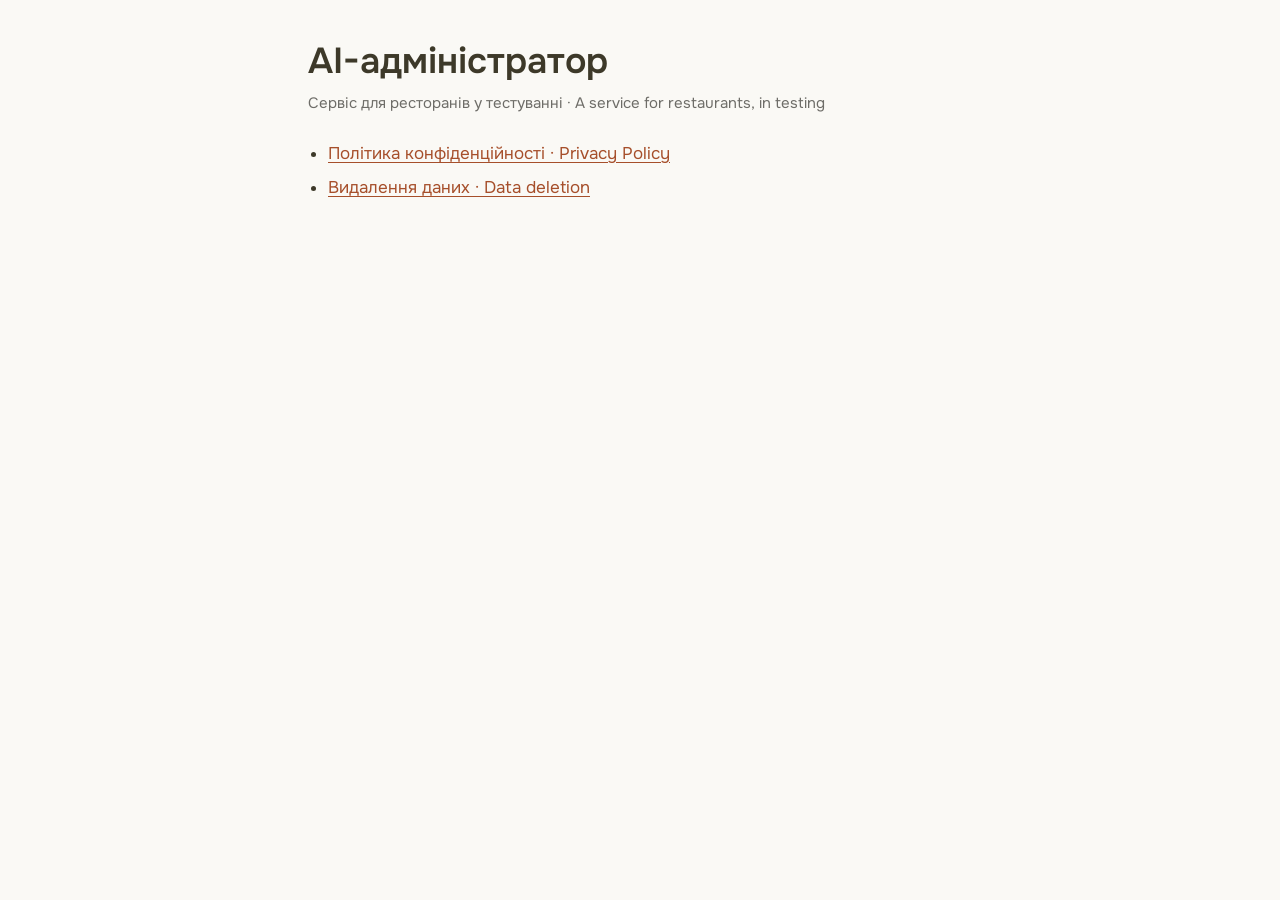
<file: index.html>
<!doctype html>
<html lang="uk">
<head>
<meta charset="utf-8">
<meta name="viewport" content="width=device-width, initial-scale=1">
<title>AI-адміністратор · документи</title>
<meta name="description" content="Правові документи сервісу AI-адміністратор для ресторанів.">
<link rel="preconnect" href="https://fonts.googleapis.com">
<link rel="preconnect" href="https://fonts.gstatic.com" crossorigin>
<link rel="stylesheet" href="https://fonts.googleapis.com/css2?family=Onest:wght@400;600&display=swap">
<link rel="stylesheet" href="style.css">
</head>
<body>
<main>
  <h1>AI-адміністратор</h1>
  <p class="meta">Сервіс для ресторанів у тестуванні · A service for restaurants, in testing</p>
  <ul>
    <li><a href="privacy.html">Політика конфіденційності · Privacy Policy</a></li>
    <li><a href="data-deletion.html">Видалення даних · Data deletion</a></li>
  </ul>
</main>
</body>
</html>
</file>
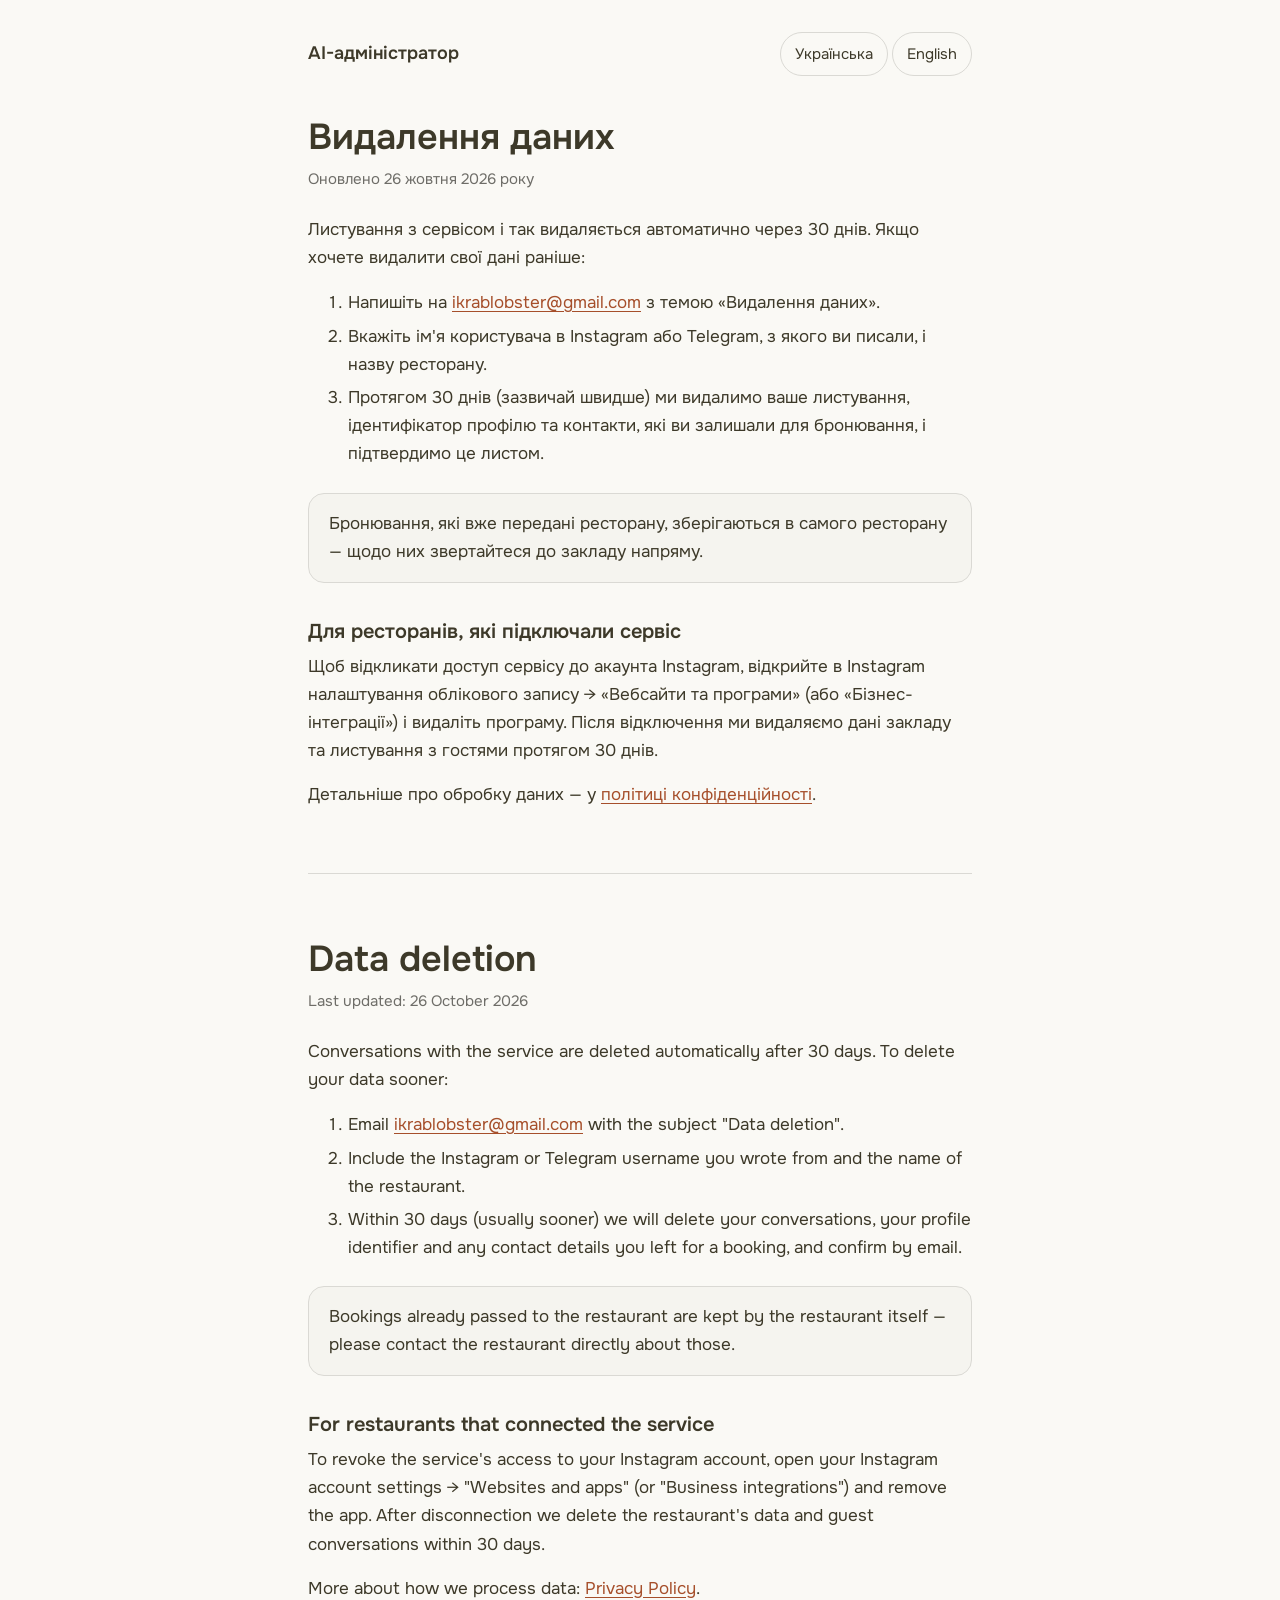
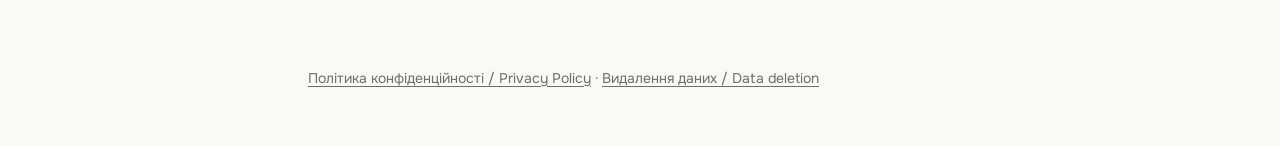
<file: data-deletion.html>
<!doctype html>
<html lang="uk">
<head>
<meta charset="utf-8">
<meta name="viewport" content="width=device-width, initial-scale=1">
<title>Видалення даних · AI-адміністратор</title>
<meta name="description" content="Як видалити свої дані з сервісу AI-адміністратор. Data deletion instructions.">
<meta name="theme-color" media="(prefers-color-scheme: light)" content="#FBF9F4">
<meta name="theme-color" media="(prefers-color-scheme: dark)" content="#30302E">
<link rel="preconnect" href="https://fonts.googleapis.com">
<link rel="preconnect" href="https://fonts.gstatic.com" crossorigin>
<link rel="stylesheet" href="https://fonts.googleapis.com/css2?family=Onest:wght@400;600&display=swap">
<link rel="stylesheet" href="style.css">
</head>
<body>
<a class="skip" href="#uk">Перейти до тексту</a>
<header>
  <a class="brand" href="index.html">AI-адміністратор</a>
  <nav class="langs" aria-label="Мова / Language">
    <a href="#uk" lang="uk">Українська</a>
    <a href="#en" lang="en">English</a>
  </nav>
</header>

<main>
<section class="lang" id="uk" lang="uk">
  <h1>Видалення даних</h1>
  <p class="meta">Оновлено 26 жовтня 2026 року</p>

  <p>Листування з сервісом і так видаляється автоматично через 30 днів. Якщо хочете видалити свої дані раніше:</p>
  <ol>
    <li>Напишіть на <a href="mailto:ikrablobster@gmail.com?subject=Видалення%20даних">ikrablobster@gmail.com</a> з темою «Видалення даних».</li>
    <li>Вкажіть ім'я користувача в Instagram або Telegram, з якого ви писали, і назву ресторану.</li>
    <li>Протягом 30 днів (зазвичай швидше) ми видалимо ваше листування, ідентифікатор профілю та контакти, які ви залишали для бронювання, і підтвердимо це листом.</li>
  </ol>

  <div class="note">
    <p>Бронювання, які вже передані ресторану, зберігаються в самого ресторану — щодо них звертайтеся до закладу напряму.</p>
  </div>

  <h2>Для ресторанів, які підключали сервіс</h2>
  <p>Щоб відкликати доступ сервісу до акаунта Instagram, відкрийте в Instagram налаштування облікового запису → «Вебсайти та програми» (або «Бізнес-інтеграції») і видаліть програму. Після відключення ми видаляємо дані закладу та листування з гостями протягом 30 днів.</p>

  <p>Детальніше про обробку даних — у <a href="privacy.html">політиці конфіденційності</a>.</p>
</section>

<section class="lang" id="en" lang="en">
  <h1>Data deletion</h1>
  <p class="meta">Last updated: 26 October 2026</p>

  <p>Conversations with the service are deleted automatically after 30 days. To delete your data sooner:</p>
  <ol>
    <li>Email <a href="mailto:ikrablobster@gmail.com?subject=Data%20deletion">ikrablobster@gmail.com</a> with the subject "Data deletion".</li>
    <li>Include the Instagram or Telegram username you wrote from and the name of the restaurant.</li>
    <li>Within 30 days (usually sooner) we will delete your conversations, your profile identifier and any contact details you left for a booking, and confirm by email.</li>
  </ol>

  <div class="note">
    <p>Bookings already passed to the restaurant are kept by the restaurant itself — please contact the restaurant directly about those.</p>
  </div>

  <h2>For restaurants that connected the service</h2>
  <p>To revoke the service's access to your Instagram account, open your Instagram account settings → "Websites and apps" (or "Business integrations") and remove the app. After disconnection we delete the restaurant's data and guest conversations within 30 days.</p>

  <p>More about how we process data: <a href="privacy.html#en">Privacy Policy</a>.</p>
</section>
</main>

<footer>
  <p><a href="privacy.html">Політика конфіденційності / Privacy Policy</a> · <a href="data-deletion.html">Видалення даних / Data deletion</a></p>
</footer>
</body>
</html>
</file>
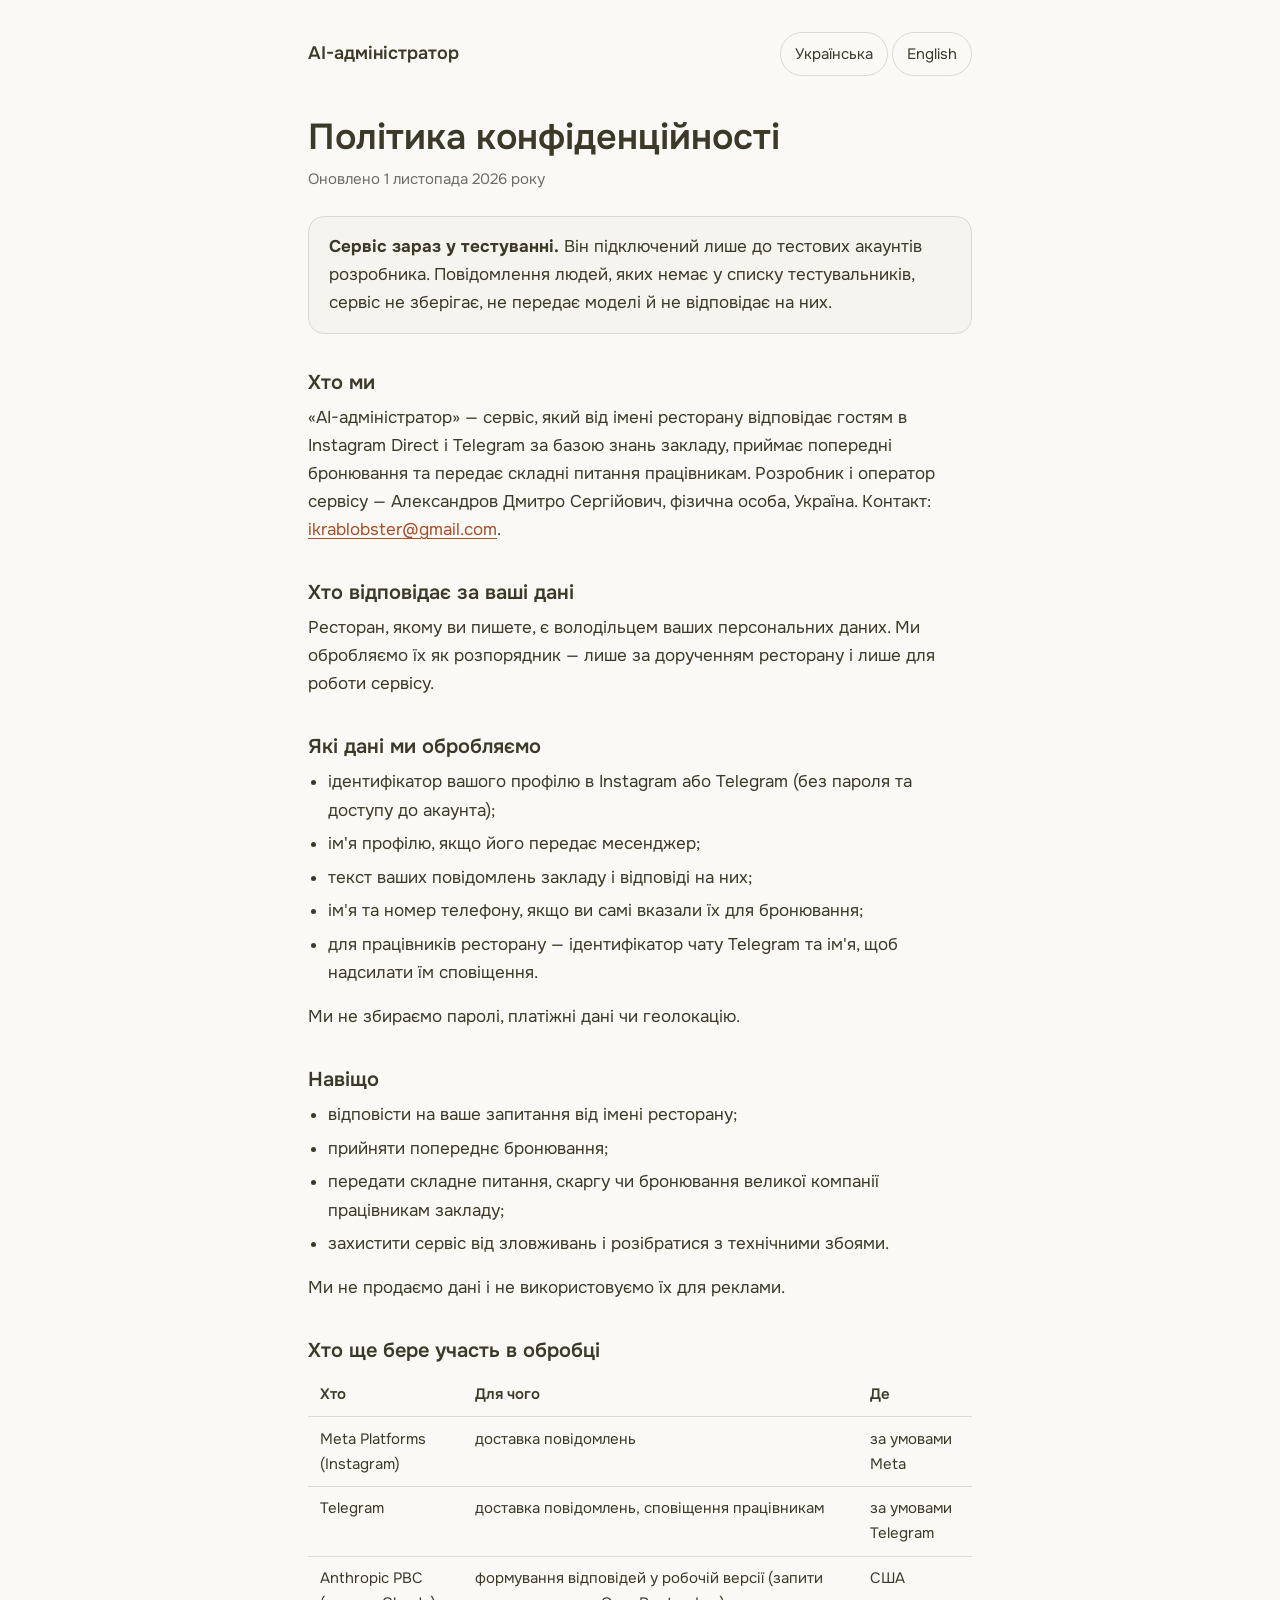
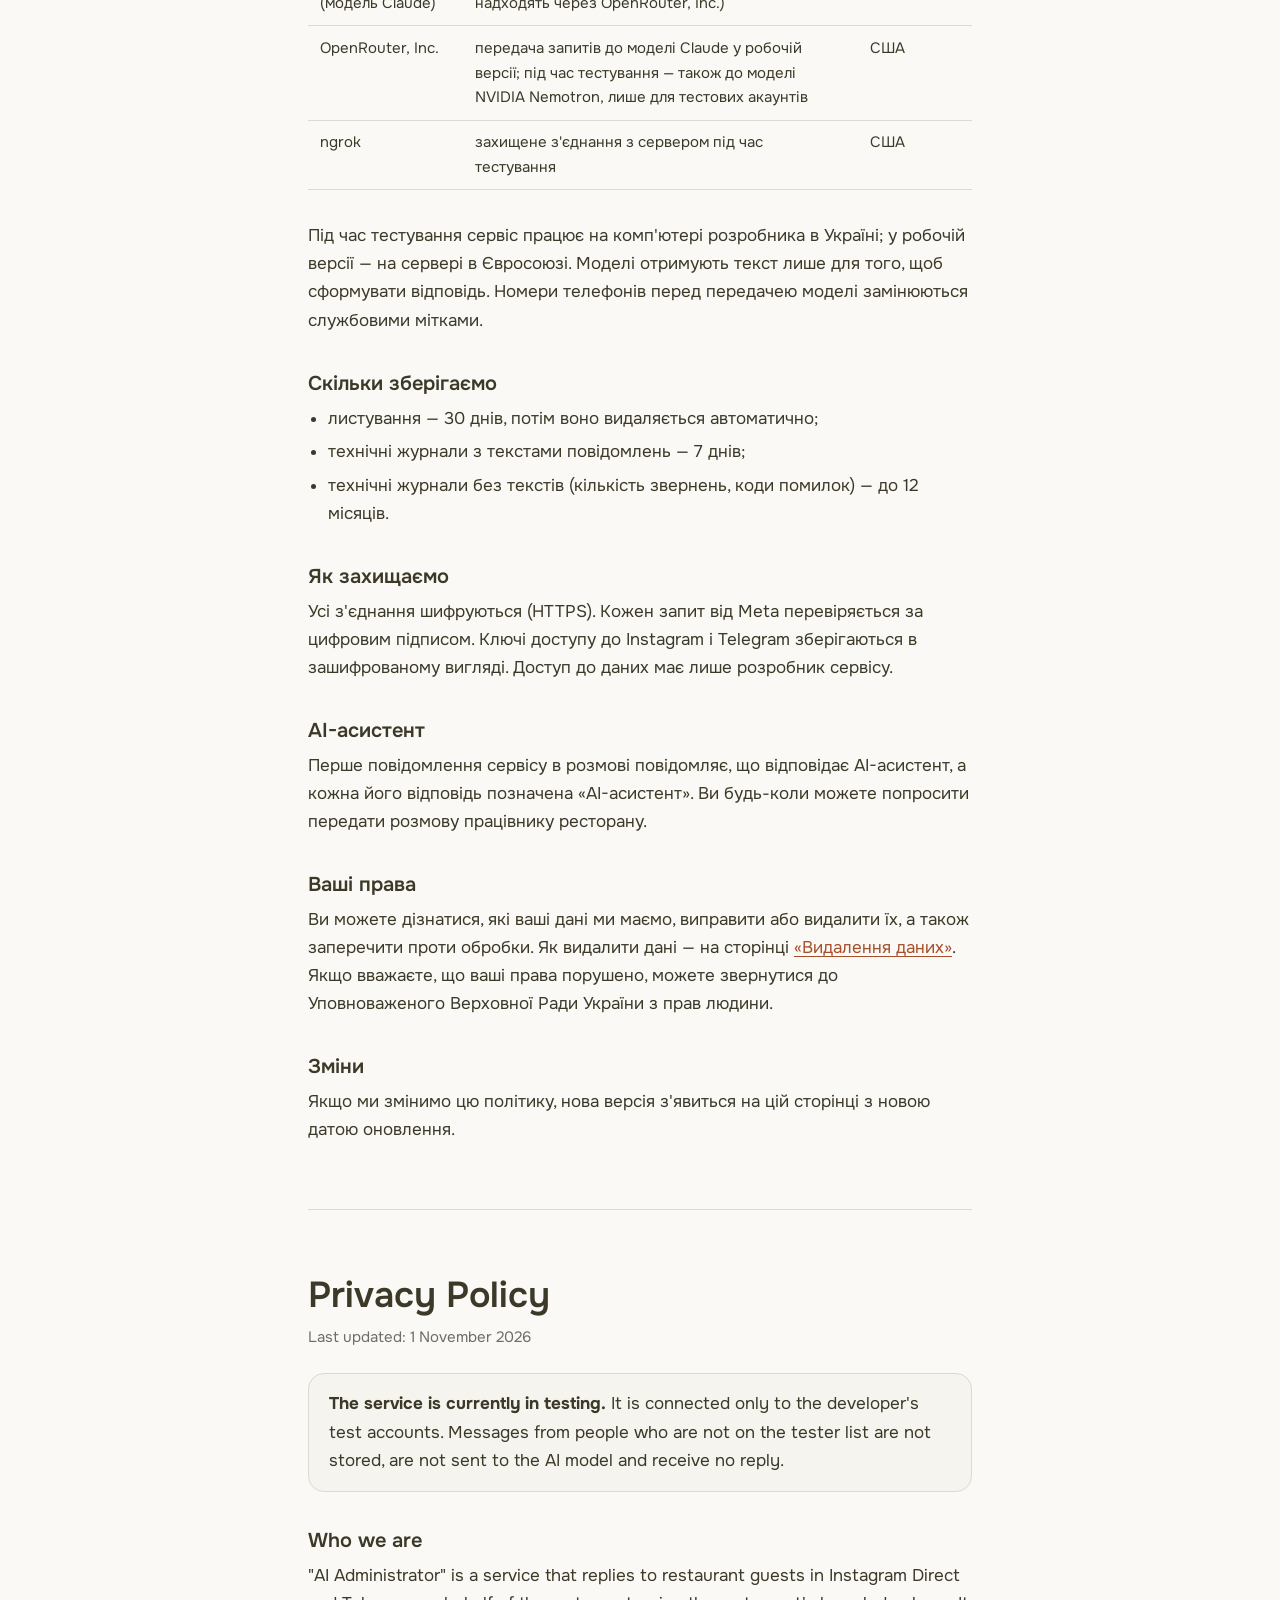
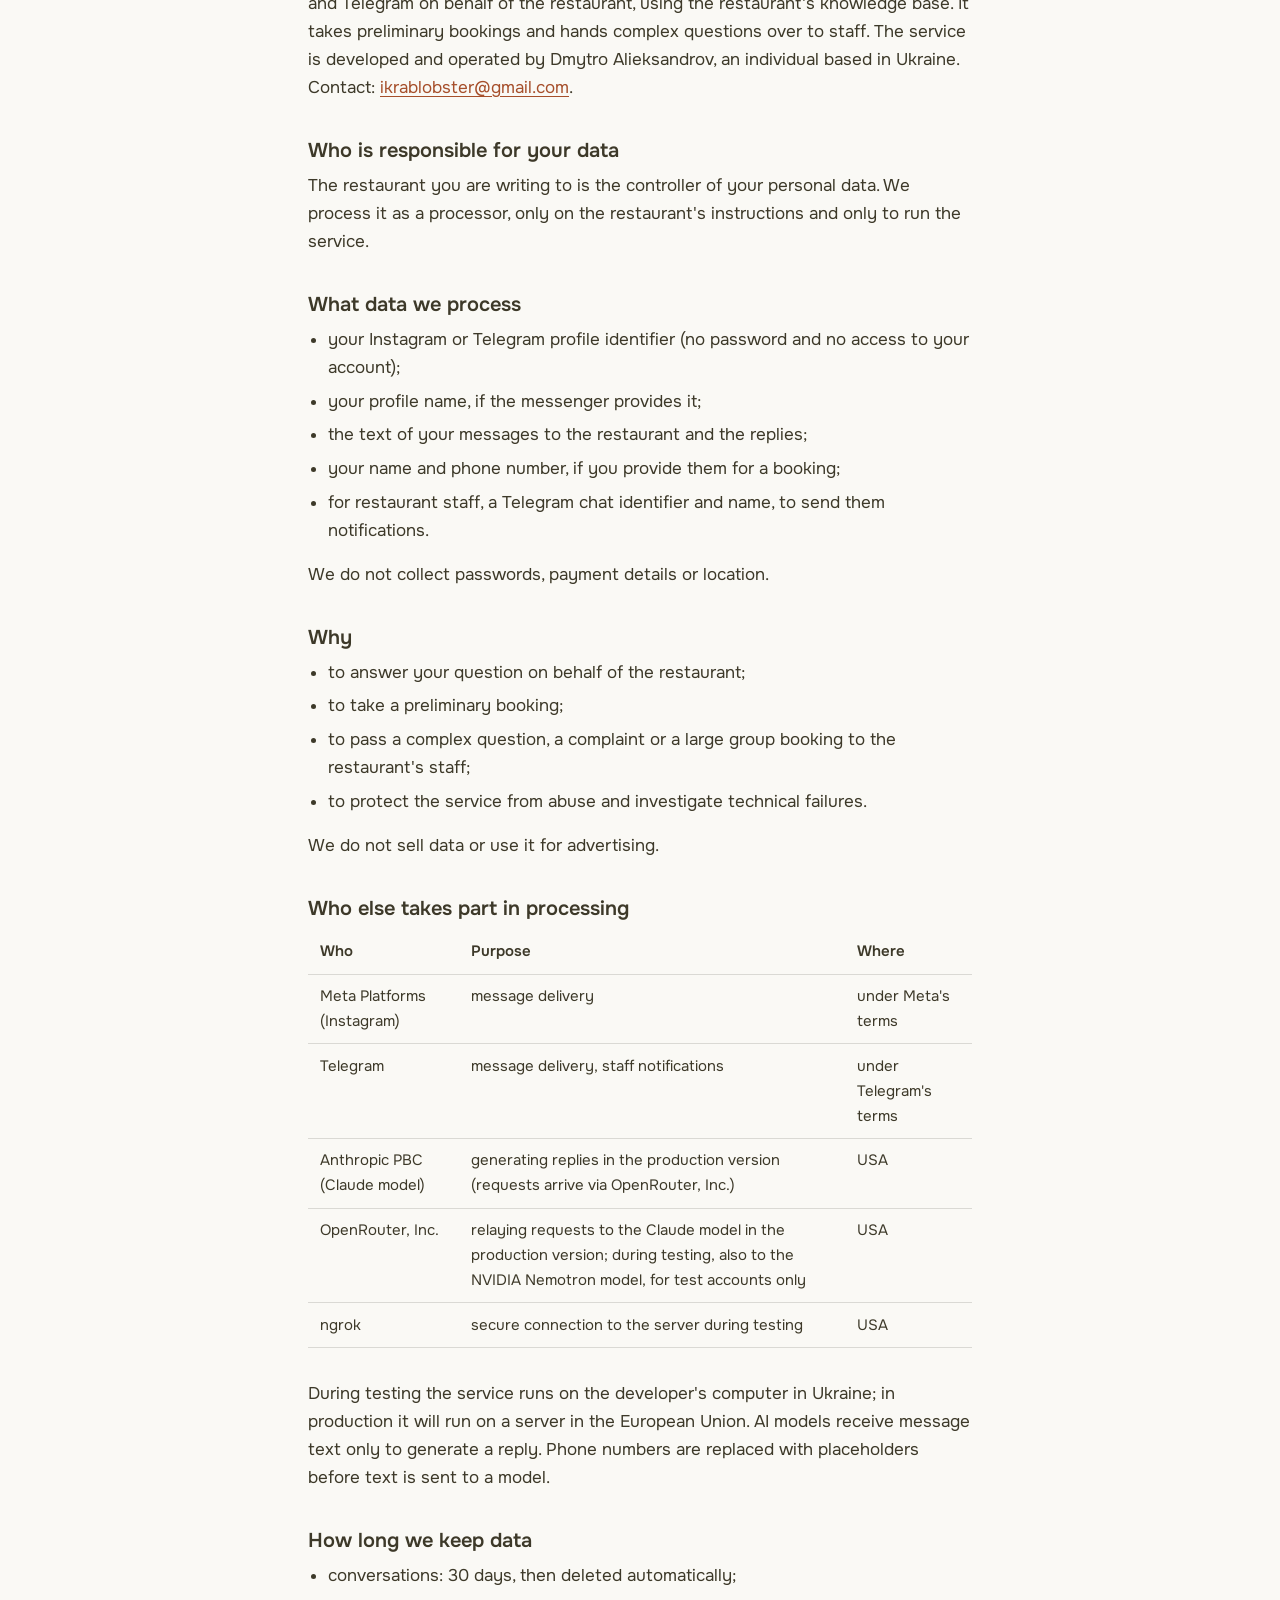
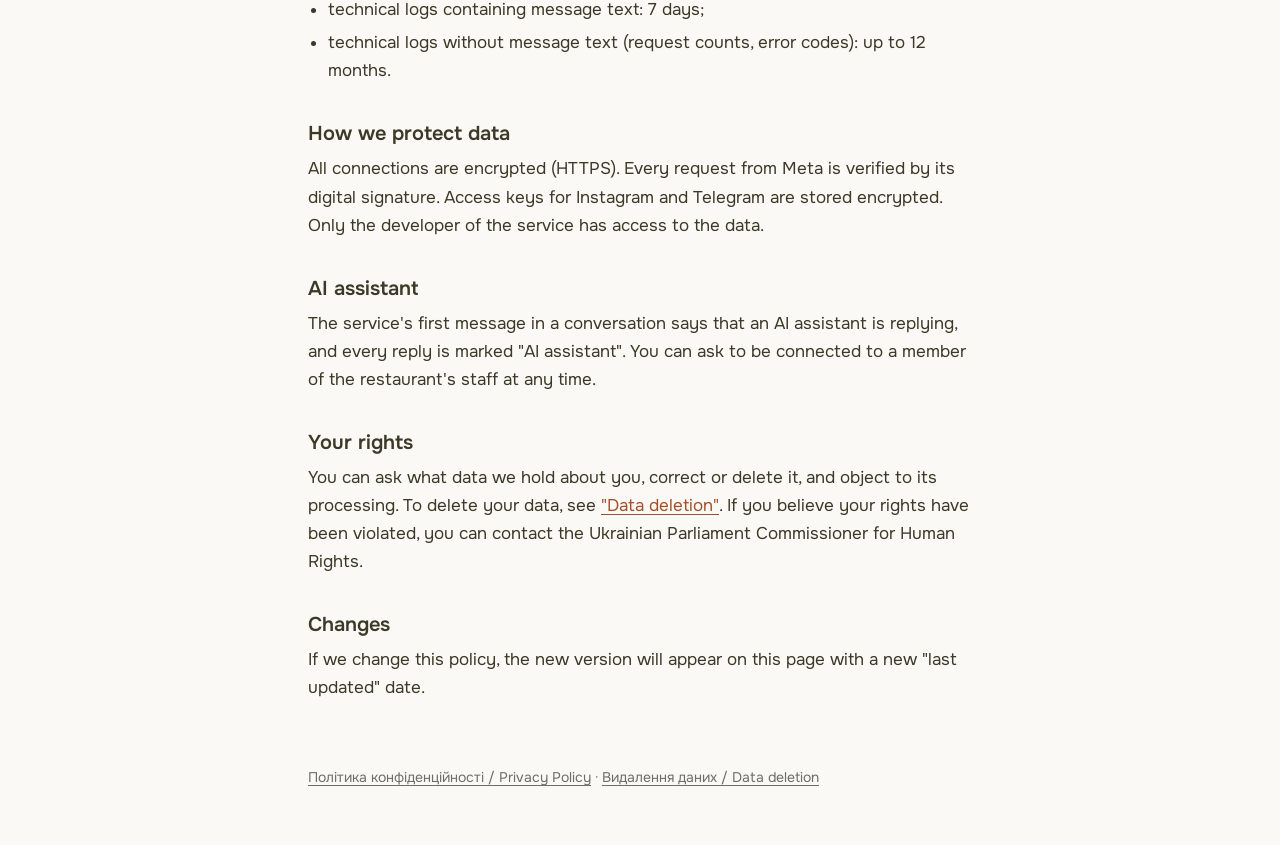
<file: privacy.html>
<!doctype html>
<html lang="uk">
<head>
<meta charset="utf-8">
<meta name="viewport" content="width=device-width, initial-scale=1">
<title>Політика конфіденційності · AI-адміністратор</title>
<meta name="description" content="Як AI-адміністратор ресторанів обробляє повідомлення гостів і персональні дані. Privacy Policy.">
<meta name="theme-color" media="(prefers-color-scheme: light)" content="#FBF9F4">
<meta name="theme-color" media="(prefers-color-scheme: dark)" content="#30302E">
<link rel="preconnect" href="https://fonts.googleapis.com">
<link rel="preconnect" href="https://fonts.gstatic.com" crossorigin>
<link rel="stylesheet" href="https://fonts.googleapis.com/css2?family=Onest:wght@400;600&display=swap">
<link rel="stylesheet" href="style.css">
</head>
<body>
<a class="skip" href="#uk">Перейти до тексту</a>
<header>
  <a class="brand" href="index.html">AI-адміністратор</a>
  <nav class="langs" aria-label="Мова / Language">
    <a href="#uk" lang="uk">Українська</a>
    <a href="#en" lang="en">English</a>
  </nav>
</header>

<main>
<section class="lang" id="uk" lang="uk">
  <h1>Політика конфіденційності</h1>
  <p class="meta">Оновлено 1 листопада 2026 року</p>

  <div class="note">
    <p><strong>Сервіс зараз у тестуванні.</strong> Він підключений лише до тестових акаунтів розробника. Повідомлення людей, яких немає у списку тестувальників, сервіс не зберігає, не передає моделі й не відповідає на них.</p>
  </div>

  <h2>Хто ми</h2>
  <p>«AI-адміністратор» — сервіс, який від імені ресторану відповідає гостям в Instagram Direct і Telegram за базою знань закладу, приймає попередні бронювання та передає складні питання працівникам. Розробник і оператор сервісу — Александров Дмитро Сергійович, фізична особа, Україна. Контакт: <a href="mailto:ikrablobster@gmail.com">ikrablobster@gmail.com</a>.</p>

  <h2>Хто відповідає за ваші дані</h2>
  <p>Ресторан, якому ви пишете, є володільцем ваших персональних даних. Ми обробляємо їх як розпорядник — лише за дорученням ресторану і лише для роботи сервісу.</p>

  <h2>Які дані ми обробляємо</h2>
  <ul>
    <li>ідентифікатор вашого профілю в Instagram або Telegram (без пароля та доступу до акаунта);</li>
    <li>ім'я профілю, якщо його передає месенджер;</li>
    <li>текст ваших повідомлень закладу і відповіді на них;</li>
    <li>ім'я та номер телефону, якщо ви самі вказали їх для бронювання;</li>
    <li>для працівників ресторану — ідентифікатор чату Telegram та ім'я, щоб надсилати їм сповіщення.</li>
  </ul>
  <p>Ми не збираємо паролі, платіжні дані чи геолокацію.</p>

  <h2>Навіщо</h2>
  <ul>
    <li>відповісти на ваше запитання від імені ресторану;</li>
    <li>прийняти попереднє бронювання;</li>
    <li>передати складне питання, скаргу чи бронювання великої компанії працівникам закладу;</li>
    <li>захистити сервіс від зловживань і розібратися з технічними збоями.</li>
  </ul>
  <p>Ми не продаємо дані і не використовуємо їх для реклами.</p>

  <h2>Хто ще бере участь в обробці</h2>
  <div class="table-wrap">
  <table>
    <thead><tr><th scope="col">Хто</th><th scope="col">Для чого</th><th scope="col">Де</th></tr></thead>
    <tbody>
      <tr><td>Meta Platforms (Instagram)</td><td>доставка повідомлень</td><td>за умовами Meta</td></tr>
      <tr><td>Telegram</td><td>доставка повідомлень, сповіщення працівникам</td><td>за умовами Telegram</td></tr>
      <tr><td>Anthropic PBC (модель Claude)</td><td>формування відповідей у робочій версії (запити надходять через OpenRouter, Inc.)</td><td>США</td></tr>
      <tr><td>OpenRouter, Inc.</td><td>передача запитів до моделі Claude у робочій версії; під час тестування — також до моделі NVIDIA Nemotron, лише для тестових акаунтів</td><td>США</td></tr>
      <tr><td>ngrok</td><td>захищене з'єднання з сервером під час тестування</td><td>США</td></tr>
    </tbody>
  </table>
  </div>
  <p>Під час тестування сервіс працює на комп'ютері розробника в Україні; у робочій версії — на сервері в Євросоюзі. Моделі отримують текст лише для того, щоб сформувати відповідь. Номери телефонів перед передачею моделі замінюються службовими мітками.</p>

  <h2>Скільки зберігаємо</h2>
  <ul>
    <li>листування — 30 днів, потім воно видаляється автоматично;</li>
    <li>технічні журнали з текстами повідомлень — 7 днів;</li>
    <li>технічні журнали без текстів (кількість звернень, коди помилок) — до 12 місяців.</li>
  </ul>

  <h2>Як захищаємо</h2>
  <p>Усі з'єднання шифруються (HTTPS). Кожен запит від Meta перевіряється за цифровим підписом. Ключі доступу до Instagram і Telegram зберігаються в зашифрованому вигляді. Доступ до даних має лише розробник сервісу.</p>

  <h2>AI-асистент</h2>
  <p>Перше повідомлення сервісу в розмові повідомляє, що відповідає AI-асистент, а кожна його відповідь позначена «AI-асистент». Ви будь-коли можете попросити передати розмову працівнику ресторану.</p>

  <h2>Ваші права</h2>
  <p>Ви можете дізнатися, які ваші дані ми маємо, виправити або видалити їх, а також заперечити проти обробки. Як видалити дані — на сторінці <a href="data-deletion.html">«Видалення даних»</a>. Якщо вважаєте, що ваші права порушено, можете звернутися до Уповноваженого Верховної Ради України з прав людини.</p>

  <h2>Зміни</h2>
  <p>Якщо ми змінимо цю політику, нова версія з'явиться на цій сторінці з новою датою оновлення.</p>
</section>

<section class="lang" id="en" lang="en">
  <h1>Privacy Policy</h1>
  <p class="meta">Last updated: 1 November 2026</p>

  <div class="note">
    <p><strong>The service is currently in testing.</strong> It is connected only to the developer's test accounts. Messages from people who are not on the tester list are not stored, are not sent to the AI model and receive no reply.</p>
  </div>

  <h2>Who we are</h2>
  <p>"AI Administrator" is a service that replies to restaurant guests in Instagram Direct and Telegram on behalf of the restaurant, using the restaurant's knowledge base. It takes preliminary bookings and hands complex questions over to staff. The service is developed and operated by Dmytro Alieksandrov, an individual based in Ukraine. Contact: <a href="mailto:ikrablobster@gmail.com">ikrablobster@gmail.com</a>.</p>

  <h2>Who is responsible for your data</h2>
  <p>The restaurant you are writing to is the controller of your personal data. We process it as a processor, only on the restaurant's instructions and only to run the service.</p>

  <h2>What data we process</h2>
  <ul>
    <li>your Instagram or Telegram profile identifier (no password and no access to your account);</li>
    <li>your profile name, if the messenger provides it;</li>
    <li>the text of your messages to the restaurant and the replies;</li>
    <li>your name and phone number, if you provide them for a booking;</li>
    <li>for restaurant staff, a Telegram chat identifier and name, to send them notifications.</li>
  </ul>
  <p>We do not collect passwords, payment details or location.</p>

  <h2>Why</h2>
  <ul>
    <li>to answer your question on behalf of the restaurant;</li>
    <li>to take a preliminary booking;</li>
    <li>to pass a complex question, a complaint or a large group booking to the restaurant's staff;</li>
    <li>to protect the service from abuse and investigate technical failures.</li>
  </ul>
  <p>We do not sell data or use it for advertising.</p>

  <h2>Who else takes part in processing</h2>
  <div class="table-wrap">
  <table>
    <thead><tr><th scope="col">Who</th><th scope="col">Purpose</th><th scope="col">Where</th></tr></thead>
    <tbody>
      <tr><td>Meta Platforms (Instagram)</td><td>message delivery</td><td>under Meta's terms</td></tr>
      <tr><td>Telegram</td><td>message delivery, staff notifications</td><td>under Telegram's terms</td></tr>
      <tr><td>Anthropic PBC (Claude model)</td><td>generating replies in the production version (requests arrive via OpenRouter, Inc.)</td><td>USA</td></tr>
      <tr><td>OpenRouter, Inc.</td><td>relaying requests to the Claude model in the production version; during testing, also to the NVIDIA Nemotron model, for test accounts only</td><td>USA</td></tr>
      <tr><td>ngrok</td><td>secure connection to the server during testing</td><td>USA</td></tr>
    </tbody>
  </table>
  </div>
  <p>During testing the service runs on the developer's computer in Ukraine; in production it will run on a server in the European Union. AI models receive message text only to generate a reply. Phone numbers are replaced with placeholders before text is sent to a model.</p>

  <h2>How long we keep data</h2>
  <ul>
    <li>conversations: 30 days, then deleted automatically;</li>
    <li>technical logs containing message text: 7 days;</li>
    <li>technical logs without message text (request counts, error codes): up to 12 months.</li>
  </ul>

  <h2>How we protect data</h2>
  <p>All connections are encrypted (HTTPS). Every request from Meta is verified by its digital signature. Access keys for Instagram and Telegram are stored encrypted. Only the developer of the service has access to the data.</p>

  <h2>AI assistant</h2>
  <p>The service's first message in a conversation says that an AI assistant is replying, and every reply is marked "AI assistant". You can ask to be connected to a member of the restaurant's staff at any time.</p>

  <h2>Your rights</h2>
  <p>You can ask what data we hold about you, correct or delete it, and object to its processing. To delete your data, see <a href="data-deletion.html#en">"Data deletion"</a>. If you believe your rights have been violated, you can contact the Ukrainian Parliament Commissioner for Human Rights.</p>

  <h2>Changes</h2>
  <p>If we change this policy, the new version will appear on this page with a new "last updated" date.</p>
</section>
</main>

<footer>
  <p><a href="privacy.html">Політика конфіденційності / Privacy Policy</a> · <a href="data-deletion.html">Видалення даних / Data deletion</a></p>
</footer>
</body>
</html>
</file>
<file: style.css>
/* Правовые страницы AI-адміністратора. Токены — из docs/mockups/landing.html (светлая и тёмная тема). */
:root {
  --background: oklch(0.9818 0.0054 95.0986);
  --foreground: oklch(0.3438 0.0269 95.7226);
  --card: oklch(0.9665 0.0067 97.3521);
  --muted-foreground: oklch(0.5341 0.0078 97.4503);
  --border: oklch(0.8847 0.0069 97.3627);
  --accent-text: oklch(0.5300 0.1250 42.0000);
  --ring: oklch(0.6171 0.1375 39.0427);
  --font-sans: "Onest", "Outfit", ui-sans-serif, system-ui, -apple-system, "Segoe UI", sans-serif;
  --radius: 1rem;
  color-scheme: light dark;
}
@media (prefers-color-scheme: dark) {
  :root {
    --background: oklch(0.2679 0.0036 106.6427);
    --foreground: oklch(0.9576 0.0027 106.4494);
    --card: oklch(0.2928 0.0018 106.5092);
    --muted-foreground: oklch(0.7713 0.0169 99.0657);
    --border: oklch(0.3618 0.0101 106.8928);
    --accent-text: oklch(0.7500 0.1100 40.0000);
    --ring: oklch(0.6724 0.1308 38.7559);
  }
}

*, *::before, *::after { box-sizing: border-box; }
html { -webkit-text-size-adjust: 100%; scroll-behavior: smooth; }
@media (prefers-reduced-motion: reduce) { html { scroll-behavior: auto; } }

body {
  margin: 0;
  background: var(--background);
  color: var(--foreground);
  font-family: var(--font-sans);
  font-size: 1.0625rem;
  line-height: 1.65;
}

.skip {
  position: absolute; left: 1rem; top: -3rem;
  background: var(--card); color: var(--foreground);
  padding: 0.5rem 1rem; border-radius: 0.5rem; border: 1px solid var(--border);
}
.skip:focus { top: 1rem; }

header, main, footer { max-width: 44rem; margin: 0 auto; padding: 0 1.25rem; }
header { padding-top: 2rem; display: flex; flex-wrap: wrap; gap: 0.75rem 1.5rem; align-items: center; justify-content: space-between; }
.brand { font-weight: 600; font-size: 1.125rem; color: var(--foreground); text-decoration: none; }
nav.langs { display: flex; gap: 0.25rem; }
nav.langs a {
  display: inline-flex; align-items: center; min-height: 44px; padding: 0 0.875rem;
  border: 1px solid var(--border); border-radius: 999px;
  color: var(--foreground); text-decoration: none; font-size: 0.9375rem;
}
nav.langs a:hover { border-color: var(--ring); }

main { padding-top: 1rem; padding-bottom: 3rem; }
section.lang + section.lang { margin-top: 4rem; padding-top: 2.5rem; border-top: 1px solid var(--border); }
h1 { font-size: clamp(1.75rem, 1.4rem + 1.5vw, 2.25rem); line-height: 1.2; font-weight: 600; margin: 1.5rem 0 0.5rem; text-wrap: balance; }
h2 { font-size: 1.25rem; line-height: 1.3; font-weight: 600; margin: 2.25rem 0 0.5rem; text-wrap: balance; }
p, ul, table { margin: 0 0 1rem; }
ul { padding-left: 1.25rem; }
li + li { margin-top: 0.35rem; }
.meta { color: var(--muted-foreground); font-size: 0.9375rem; margin-bottom: 1.5rem; }

a { color: var(--accent-text); text-underline-offset: 0.2em; }
a:focus-visible, .skip:focus-visible { outline: 3px solid var(--ring); outline-offset: 3px; border-radius: 0.25rem; }

.note {
  background: var(--card); border: 1px solid var(--border); border-radius: var(--radius);
  padding: 1rem 1.25rem; margin: 1.5rem 0;
}
.note p:last-child { margin-bottom: 0; }

.table-wrap { overflow-x: auto; margin: 0 0 1rem; }
table { width: 100%; border-collapse: collapse; font-size: 0.9375rem; }
th, td { text-align: left; vertical-align: top; padding: 0.6rem 0.75rem; border-bottom: 1px solid var(--border); }
th { font-weight: 600; }

footer { padding-bottom: 2.5rem; color: var(--muted-foreground); font-size: 0.875rem; }
footer a { color: inherit; }
</file>
